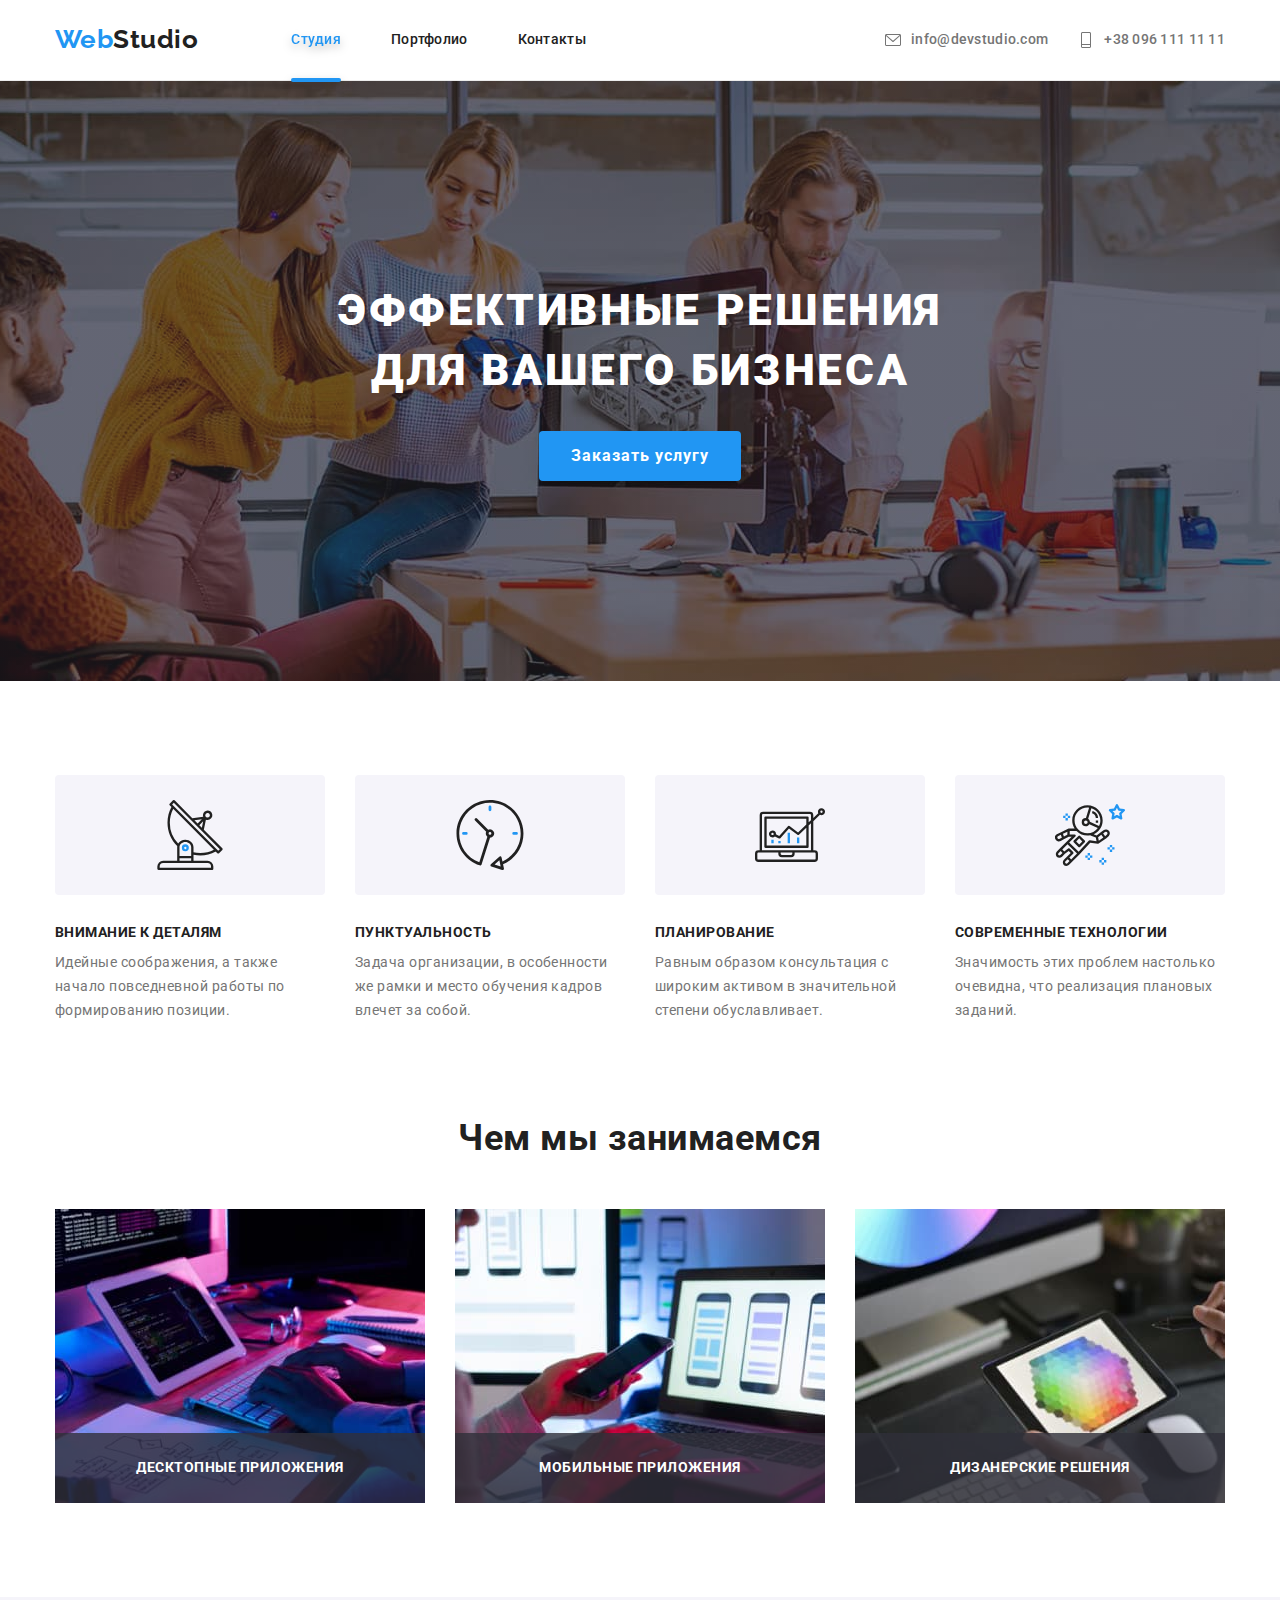
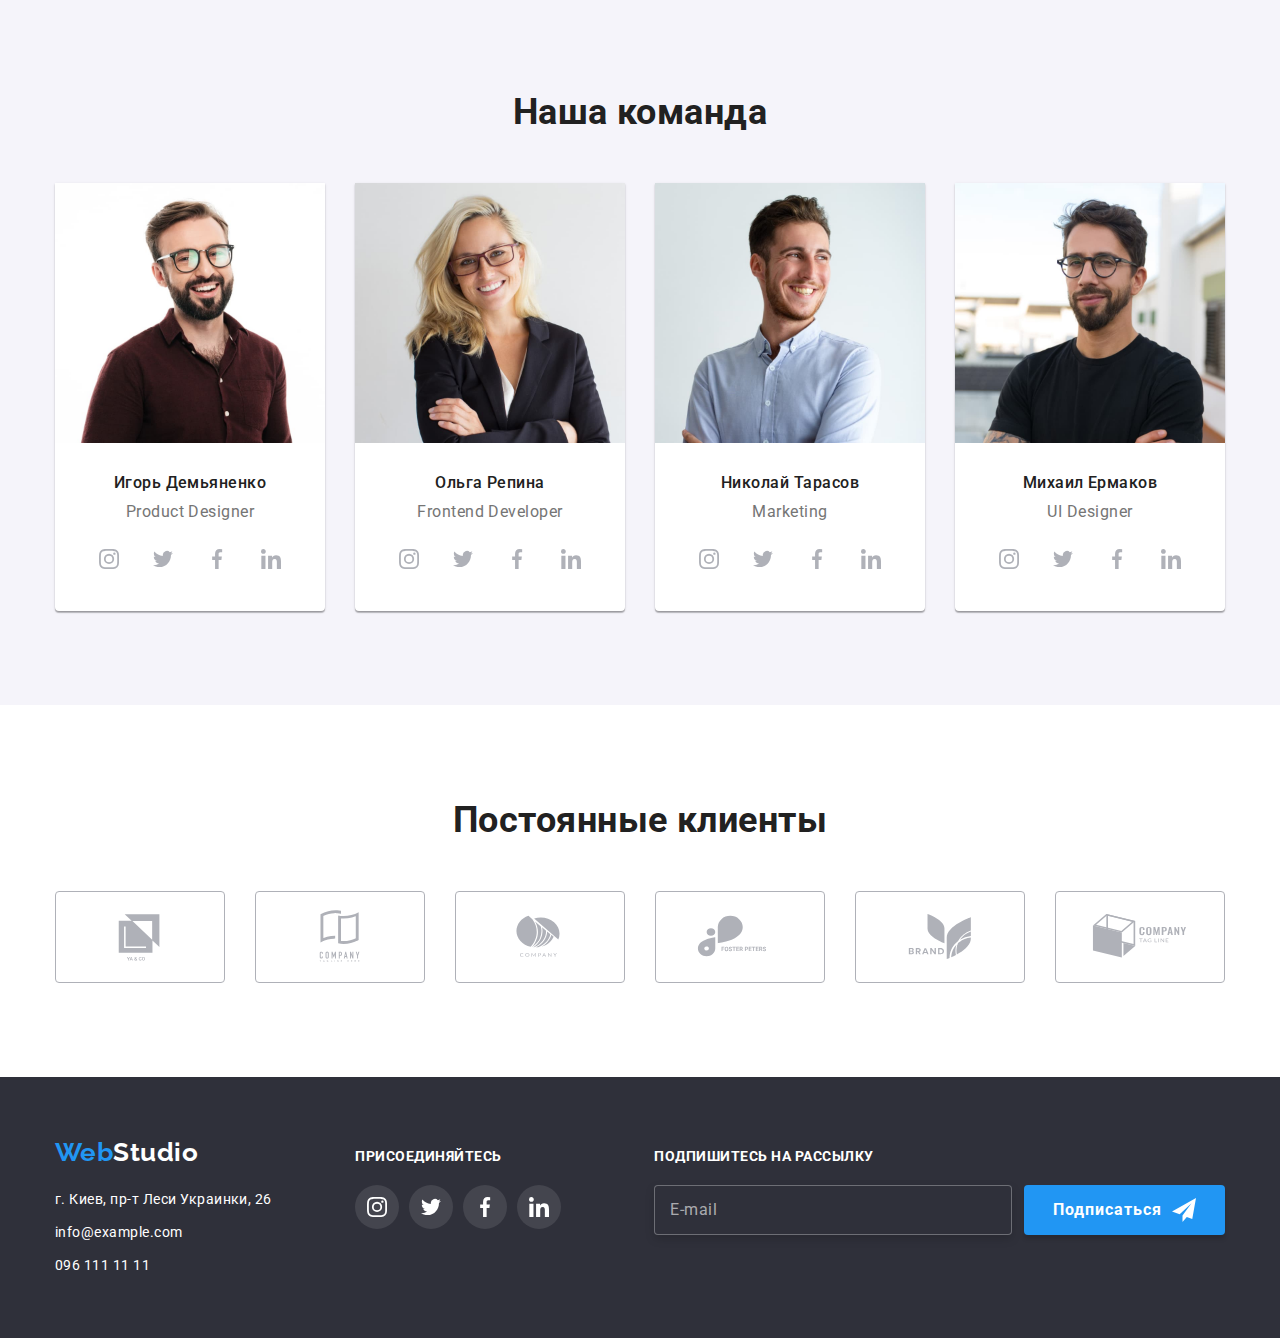
<file: index.html>
<!DOCTYPE html>
<html lang="ru">
  <head>
    <meta charset="UTF-8" />
    <meta http-equiv="X-UA-Compatible" content="IE=edge" />
    <meta name="viewport" content="width=device-width, initial-scale=1.0" />
    <title>Главная</title>
    <link href="https://fonts.googleapis.com/css2?family=Raleway:wght@700&family=Roboto:wght@400;500;700;900&display=swap"
      rel="stylesheet">
    <link rel="stylesheet" href="https://cdnjs.cloudflare.com/ajax/libs/modern-normalize/1.1.0/modern-normalize.min.css" />
    <link rel="stylesheet" href="./css/main.min.css" />
  </head>

  <body>
    <!-- Верхняя линия -->
    <header class="header">
      <div class="container main-nav">
      <a href="./" class="logo link">Web<span class="logo-studio">Studio</span></a>

      <nav >
        <ul class="main-nav-list list">
          <li class="main-nav-list-item"><a href="./" class="current link">Студия</a></li>
          <li class="main-nav-list-item"><a href="./portfolio.html" class="link">Портфолио</a></li>
          <li class="main-nav-list-item"><a href="" class="link">Контакты</a></li>
        </ul>
      </nav>

      <ul class="header-contacts list">
        <li class="header-contacts-item">
          <a href="mailto:info@devstudio.com" class="icon link">
            <svg width="16px" height="16px" class="icon-picture">
            <use href="./images/icons.svg#envelope">
            </use>
          </svg>
          info@devstudio.com
        </a>
        </li>
        <li class="header-contacts-item">
          <a href="tel:+380961111111" class="icon link">
            <svg width="16px" height="16px" class="icon-picture">
              <use href="./images/icons.svg#phone">
              </use>
            </svg>
            +38 096 111 11 11
          </a>
        </li>
      </ul>
      </div>
    </header>

    <main>
      <!--Шапка-->
      <section class="head">
        <div class="container">
        <h1 class="head-title">Эффективные решения для вашего бизнеса</h1>
        <button type="button" class="head-button" data-modal-open>Заказать услугу</button>
        </div>
      </section>

      

      <!--Особенности-->
      <section class="features section">
        <div class="container">
        <h2 class="visually-hidden">Особенности</h2>
        <ul class="features-list list">
          <li class="features-list-item">
            <div class="features-icon-background">
            <svg class="features-icon" width="70px" height="70px">
              <use href="./images/icons.svg#antenna"></use>
            </svg>
            </div>
            <h3 class="features-title">Внимание к деталям</h3>
            <p class="features-title-text">
              Идейные соображения, а также начало повседневной работы по
              формированию позиции.
            </p>
          </li>
          <li class="features-list-item">
            <div class="features-icon-background">
              <svg class="features-icon" width="70px" height="70px">
                <use href="./images/icons.svg#clock"></use>
              </svg>
            </div>
            <h3 class="features-title">Пунктуальность</h3>
            <p class="features-title-text">
              Задача организации, в особенности же рамки и место обучения кадров
              влечет за собой.
            </p>
          </li>
          <li class="features-list-item">
            <div class="features-icon-background">
              <svg class="features-icon" width="70px" height="70px">
                <use href="./images/icons.svg#diagram"></use>
              </svg>
            </div>
            <h3 class="features-title">Планирование</h3>
            <p class="features-title-text">
              Равным образом консультация с широким активом в значительной
              степени обуславливает.
            </p>
          </li>
          <li class="features-list-item">
            <div class="features-icon-background">
            <svg class="features-icon" width="70px" height="70px">
              <use href="./images/icons.svg#astronaut"></use>
            </svg>
          </div>
            <h3 class="features-title">Современные технологии</h3>
            <p class="features-title-text">
              Значимость этих проблем настолько очевидна, что реализация
              плановых заданий.
            </p>
          </li>
        </ul>
        </div>
      </section>

      <!--Чем мы занимаемся-->
      <section class="work section">
        <div class="container">
        <h2 class="work-title">Чем мы занимаемся</h2>
        <ul class="work-list list">
          <li class="work-list-item">
            <div class="thumb">
            <h3 class="work-list-text">Десктопные приложения</h3>
            <img src="./images/imga.jpg" alt="Структура сайта" width="370" />
            </div>
          </li>
          <li class="work-list-item">
            <div class="thumb">
            <h3 class="work-list-text">Мобильные приложения</h3>
            <img src="./images/imgb.jpg" alt="Мобильные приложения" width="370"/>
            </div>
          </li>
          <li class="work-list-item">
            <div class="thumb">
            <h3 class="work-list-text">Дизанерские решения</h3>
            <img src="./images/imgc.jpg" alt="Оформление" width="370" />
            </div>
          </li>
        </ul>
        </div>
      </section>

      <!--Наша команда-->
      <section class="team section">
        <div class="container">
        <h2 class="team-title">Наша команда</h2>
        <ul class="team-list list">
          <li class="team-list-item">
            <img src="images/photoa.jpg" alt="Photo 1" width="270" />
            <div class="team-list-item-bottom">
            <h3 class="team-title-name">Игорь Демьяненко</h3>
            <p lang="en" class="team-title-profession">Product Designer</p>
            <ul class="list-of-icons">
              <li class="list-of-icons-item list">
                <a class="icon-link link" href="">
            <svg class="team-list-item-bottom icon" width="20px" height="20px">
              <use href="./images/icons.svg#instagram"></use>
            </svg>
            </a>
            </li>
            <li class="list-of-icons-item list">
              <a href="" class="icon-link link">
              <svg class="team-list-item-bottom icon" width="20px" height="20px">
                <use href="./images/icons.svg#twitter"></use>
              </svg>
              </a>
            </li>
            <li class="list-of-icons-item list">
              <a href="" class="icon-link link">
              <svg class="team-list-item-bottom icon" width="20px" height="20px">
                <use href="./images/icons.svg#facebook"></use>
              </svg>
              </a>
            </li>
            <li class="list-of-icons-item list">
              <a href="" class="icon-link link">
              <svg class="team-list-item-bottom icon" width="20px" height="20px">
                <use href="./images/icons.svg#linkedin"></use>
              </svg>
              </a>
            </li>
            </ul>
          </div>
          </li>
          <li class="team-list-item">
            <img src="images/photob.jpg" alt="Photo 2" width="270" />
            <div class="team-list-item-bottom">
            <h3 class="team-title-name">Ольга Репина</h3>
            <p  lang="en" class="team-title-profession">Frontend Developer</p>
            <ul class="list-of-icons">
              <li class="list-of-icons-item list">
                <a class="icon-link link" href="">
                  <svg class="team-list-item-bottom icon" width="20px" height="20px">
                    <use href="./images/icons.svg#instagram"></use>
                  </svg>
                </a>
              </li>
              <li class="list-of-icons-item list">
                <a href="" class="icon-link link">
                  <svg class="team-list-item-bottom icon" width="20px" height="20px">
                    <use href="./images/icons.svg#twitter"></use>
                  </svg>
                </a>
              </li>
              <li class="list-of-icons-item list">
                <a href="" class="icon-link link">
                  <svg class="team-list-item-bottom icon" width="20px" height="20px">
                    <use href="./images/icons.svg#facebook"></use>
                  </svg>
                </a>
              </li>
              <li class="list-of-icons-item list">
                <a href="" class="icon-link link">
                  <svg class="team-list-item-bottom icon" width="20px" height="20px">
                    <use href="./images/icons.svg#linkedin"></use>
                  </svg>
                </a>
              </li>
            </ul>
            </div>
          </li>
          <li class="team-list-item">
            <img src="images/photoc.jpg" alt="Photo 3" width="270" />
            <div class="team-list-item-bottom">
            <h3 class="team-title-name">Николай Тарасов</h3>
            <p lang="en" class="team-title-profession">Marketing</p>
            <ul class="list-of-icons">
              <li class="list-of-icons-item list">
                <a class="icon-link link" href="">
                  <svg class="team-list-item-bottom icon" width="20px" height="20px">
                    <use href="./images/icons.svg#instagram"></use>
                  </svg>
                </a>
              </li>
              <li class="list-of-icons-item list">
                <a href="" class="icon-link link">
                  <svg class="team-list-item-bottom icon" width="20px" height="20px">
                    <use href="./images/icons.svg#twitter"></use>
                  </svg>
                </a>
              </li>
              <li class="list-of-icons-item list">
                <a href="" class="icon-link link">
                  <svg class="team-list-item-bottom icon" width="20px" height="20px">
                    <use href="./images/icons.svg#facebook"></use>
                  </svg>
                </a>
              </li>
              <li class="list-of-icons-item list">
                <a href="" class="icon-link link">
                  <svg class="team-list-item-bottom icon" width="20px" height="20px">
                    <use href="./images/icons.svg#linkedin"></use>
                  </svg>
                </a>
              </li>
            </ul>
            </div>
          </li>
          <li class="team-list-item">
            <img src="images/photod.jpg" alt="Photo 4" width="270" />
            <div class="team-list-item-bottom">
            <h3 class="team-title-name">Михаил Ермаков</h3>
            <p lang="en" class="team-title-profession">UI Designer</p>
            <ul class="list-of-icons">
              <li class="list-of-icons-item list">
                <a class="icon-link link" href="">
                  <svg class="team-list-item-bottom icon" width="20px" height="20px">
                    <use href="./images/icons.svg#instagram"></use>
                  </svg>
                </a>
              </li>
              <li class="list-of-icons-item list">
                <a href="" class="icon-link link">
                  <svg class="team-list-item-bottom icon" width="20px" height="20px">
                    <use href="./images/icons.svg#twitter"></use>
                  </svg>
                </a>
              </li>
              <li class="list-of-icons-item list">
                <a href="" class="icon-link link">
                  <svg class="team-list-item-bottom icon" width="20px" height="20px">
                    <use href="./images/icons.svg#facebook"></use>
                  </svg>
                </a>
              </li>
              <li class="list-of-icons-item list">
                <a href="" class="icon-link link">
                  <svg class="team-list-item-bottom icon" width="20px" height="20px">
                    <use href="./images/icons.svg#linkedin"></use>
                  </svg>
                </a>
              </li>
            </ul>
            </div>
          </li>
        </ul>
        </div>
      </section>

      <section class="section clients">
        <div class="container">
          <h2 class="clients-title">Постоянные клиенты</h2>
          <ul class="clients-list list">
            <li class="clients-list-item">
              <a href="" class="clients-box">
              <svg class="clients-icon" width="106px" height="60px">
                <use href="./images/icons.svg#Logo1"></use>
              </svg>
              </a>
            </li>
            <li class="clients-list-item">
              <a href="" class="clients-box">
              <svg class="clients-icon" width="106px" height="60px">
                <use href="./images/icons.svg#Logo2"></use>
              </svg>
              </a>
            </li>
            <li class="clients-list-item">
              <a href="" class="clients-box">
              <svg class="clients-icon" width="106px" height="60px">
                <use href="./images/icons.svg#Logo3"></use>
              </svg>
              </a>
            </li>
            <li class="clients-list-item">
              <a href="" class="clients-box">
              <svg class="clients-icon" width="106px" height="60px">
                <use href="./images/icons.svg#Logo4"></use>
              </svg>
              </a>
            </li>
            <li class="clients-list-item">
              <a href="" class="clients-box">
              <svg class="clients-icon" width="106px" height="60">
                <use href="./images/icons.svg#Logo5"></use>
              </svg>
              </a>
            </li>
            <li class="clients-list-item">
              <a href="" class="clients-box">
              <svg class="clients-icon" width="106px" height="60px">
                <use href="./images/icons.svg#Logo6"></use>
              </svg>
              </a>
            </li>
          </ul>
        </div>
      </section>
    </main>

    <!--Подвал-->
    <footer class="bottom">
      <div class="container container-bottom">
        <div class="bottom-left">
          <a href="./" class="bottom-link logo link">Web<span class="logo-studio-bottom">Studio</span></a>
          <address>
          <ul class="list">
            <li class="bottom-left-title">г. Киев, пр-т Леси Украинки, 26</li>
            <li class="bottom-left-contacts"><a href="mailto:info@example.com" class="link">info@example.com</a></li>
            <li class="bottom-left-contacts"><a href="tel:+380961111111" class="link">096 111 11 11</a></li>
          </ul>
          </address>
        </div>
      <div class="social-net">
        <p class="social-net-title">Присоединяйтесь</p>
        <ul class="social-net-list">
          <li class="social-net-list-item list">
            <a class="social-net-link link" href="">
              <svg width="20px" height="20px">
                <use href="./images/icons.svg#instagram"></use>
              </svg>
            </a>
          </li>
          <li class="social-net-list-item list">
            <a class="social-net-link link" href="">
              <svg width="20px" height="20px">
                <use href="./images/icons.svg#twitter"></use>
              </svg>
            </a>
          </li>
          <li class="social-net-list-item list">
            <a class="social-net-link link" href="">
              <svg width="20px" height="20px">
                <use href="./images/icons.svg#facebook"></use>
              </svg>
            </a>
          </li>
          <li class="social-net-list-item list">
            <a class="social-net-link link" href="">
              <svg width="20px" height="20px">
                <use href="./images/icons.svg#linkedin"></use>
              </svg>
            </a>
          </li>
        </ul>
      </div>
      <div>
        <p class="social-net-title">Подпишитесь на рассылку</p>
        <form class="bottom-form">
          <input type="email" name="email" id="email" class="bottom-form-input" placeholder=" "/>
          <label for="email" class="bottom-form-label">E-mail</label>
      
          <button type="submit" class="bottom-form-btn">Подписаться
            <svg class="bottom-form-btn-icon" width="24px" height="24px">
              <use href="./images/icons.svg#plane"></use>
            </svg>
          </button>
      
        </form>
      </div>
      </div>
    </footer>

    <!--модальное окно-->
    <div class="backdrop is-hidden " data-modal>
      <div class="modal">
        <p class="modal-title">Оставьте свои данные, мы вам перезвоним</p>
        <button type="button" class="close-btn" data-modal-close>
          <svg width="18px" height="18px">
            <use href="./images/icons.svg#close"></use>
          </svg>
        </button>
        <form class="modal-form" autocomplete="off">
          <label class="modal-form-field">
            <svg class="modal-icon" width="18px" height="18px">
              <use href="./images/icons.svg#person"></use>
            </svg>
            <input type="text" name="name" class="modal-input" placeholder=" "/>
            <span class="modal-label">Имя</span>
          </label>
          <label class="modal-form-field">
            <svg class="modal-icon" width="18px" height="18px">
              <use href="./images/icons.svg#handset"></use>
            </svg>
            <input type="tel" name="tel" class="modal-input" placeholder=" " />
            <span class="modal-label">Телефон</span>
          </label>
          <label class="modal-form-field">
            <svg class="modal-icon" width="18px" height="18px">
              <use href="./images/icons.svg#email"></use>
            </svg>
            <input type="email" name="email" class="modal-input" placeholder=" " />
            <span class="modal-label">Почта</span>
          </label>
          <label class="modal-form-field">
            <textarea name="comment" cols="7" class="modal-input area" placeholder="Введите текст"></textarea>
            <span class="modal-label-comment">Комментарий</span>
          </label>
          <label class="modal-form-field checkbox">
            <input type="checkbox" name="license" value="" class="checkbox-default"/>
            <svg class="checkbox-icon" width="16px" height="15px">
              <use href="./images/icons.svg#check"></use>
            </svg> 
            <span class="modal-label-license">Соглашаюсь с рассылкой и принимаю <a href="" class="conditions">Условия договора</a></span>
          </label>
            
            <button type="submit" class="modal-btn">Отправить</button>
        </form>
        
      </div>
    </div>

    <script src="./js/modal.js"></script>
  </body>
</html>
</file>
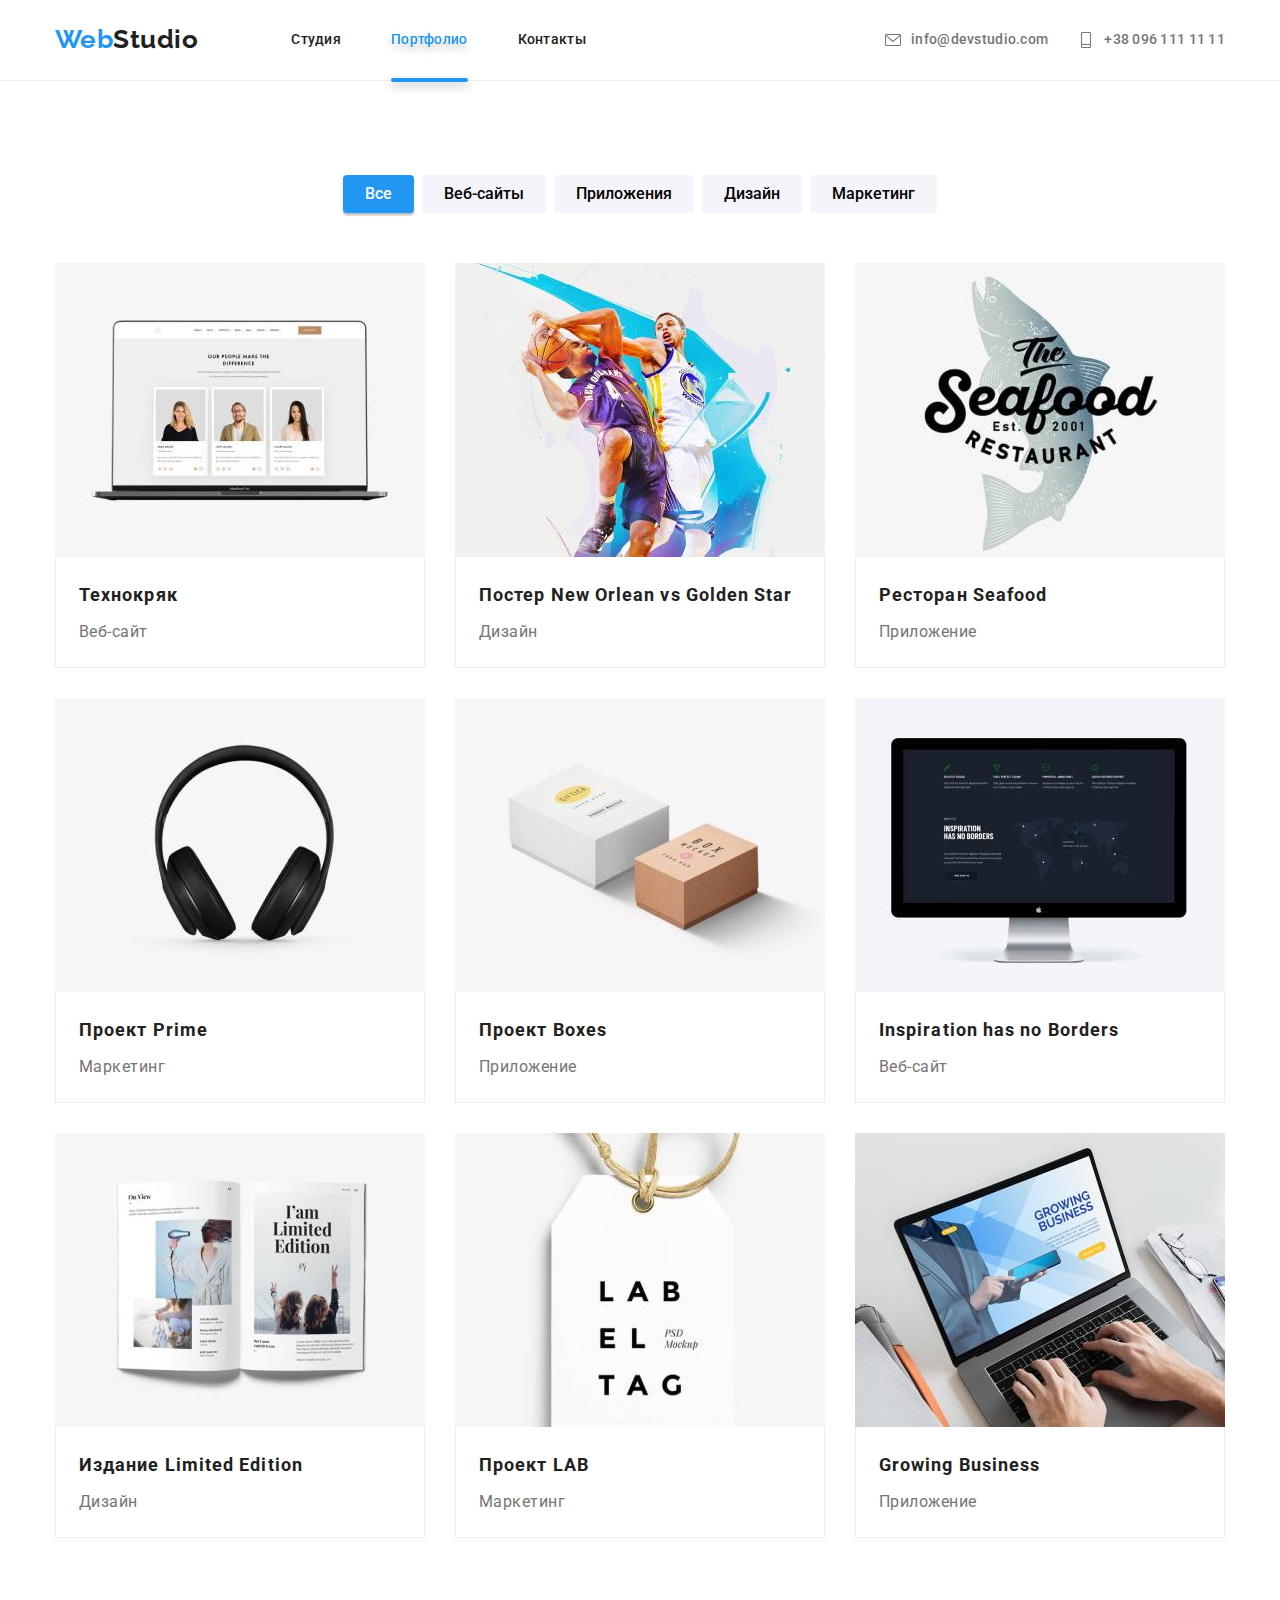
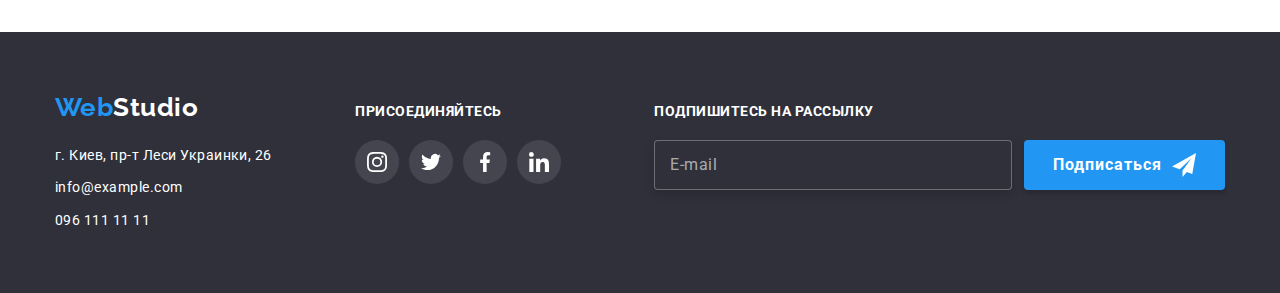
<file: portfolio.html>
<!DOCTYPE html>
<html lang="en">
<head>
    <meta charset="UTF-8">
    <meta http-equiv="X-UA-Compatible" content="IE=edge">
    <meta name="viewport" content="width=device-width, initial-scale=1.0">
    <title>Портфолио</title>
    
    <link href="https://fonts.googleapis.com/css2?family=Raleway:wght@700&family=Roboto:wght@400;500;700;900&display=swap"
        rel="stylesheet">
    <link rel="stylesheet" href="https://cdnjs.cloudflare.com/ajax/libs/modern-normalize/1.1.0/modern-normalize.min.css" />
    <link rel="stylesheet" href="./css/main.min.css"/>
</head>
<body>
    <!-- Верхняя линия -->
    <header class="header">
        <div class="container main-nav">
            <a href="./" class="logo link">Web<span class="logo-studio">Studio</span></a>
        <nav>
            <ul class="main-nav-list list">
                <li class="main-nav-list-item"><a href="./index.html" class="link">Студия</a></li>
                <li class="main-nav-list-item"><a href="./portfolio.html" class="current link">Портфолио</a></li>
                <li class="main-nav-list-item"><a href="" class="link">Контакты</a></li>
            </ul>
        </nav>
    
        <ul class="header-contacts list">
            <li class="header-contacts-item">
                <a href="mailto:info@devstudio.com" class="icon link">
                    <svg width="16px" height="16px" class="icon-picture">
                        <use href="./images/icons.svg#envelope">
                        </use>
                    </svg>
                    info@devstudio.com
                </a>
            </li>
            <li class="header-contacts-item">
                <a href="tel:+380961111111" class="icon link">
                    <svg width="16px" height="16px" class="icon-picture">
                        <use href="./images/icons.svg#phone">
                        </use>
                    </svg>
                    +38 096 111 11 11
                </a>
            </li>
        </ul>
    </div>
        
    </header>

    <main>
        <section class="section">
            <div class="container">
            <h1 class="visually-hidden">Портфолио</h1>
        <!--Фильтр-->
            <ul class="filter list">
                <li class="filter-item"><button type="button" class="filter-btn btn-active">Все</button></li>
                <li class="filter-item"><button type="button" class="filter-btn">Веб-сайты</button></li>
                <li class="filter-item"><button type="button" class="filter-btn">Приложения</button></li>
                <li class="filter-item"><button type="button" class="filter-btn">Дизайн</button></li>
                <li class="filter-item"><button type="button" class="filter-btn">Маркетинг</button></li>
            </ul>

            <!--Список проектов-->
            <ul class="projects list">
                <li class="projects-card">
                    <a href="" class="projects-link link">
                        <div class="projects-picture">
                            <div class="overlay">
                                <p class="overlay-text">Технокряк это современная площадка распространения коронавируса. Компании используют эту
                                    платформу для цифрового
                                    шпионажа и атак на защищённые сервера конкурентов.</p>
                            </div>
                    <img src="./images/img1.jpg" alt="ноутбук с изображениями" width="370">
                            </div>
                    <div class="projects-card-bottom">
                    <h2 class="projects-card-bottom-title">Технокряк</h2>
                    <p class="projects-card-bottom-unit">Веб-сайт</p>
                    </div>
                    </a>     
                </li>
                <li class="projects-card">
                    <a href="" class="projects-link link">
                        <div class="projects-picture">
                            <div class="overlay">
                                <p class="overlay-text">Технокряк это современная площадка распространения коронавируса. Компании используют эту
                                    платформу для цифрового
                                    шпионажа и атак на защищённые сервера конкурентов.</p>
                            </div>
                    <img src="./images/img2.jpg" alt="баскетболисты" width="370">
                    </div>
                    <div class="projects-card-bottom">
                    <h2 class="projects-card-bottom-title">Постер <span lang="en">New Orlean vs Golden Star</span></h2>
                    <p class="projects-card-bottom-unit">Дизайн</p>
                    </div>
                    </a>
                </li>
                <li class="projects-card">
                    <a href="" class="projects-link link">
                        <div class="projects-picture">
                            <div class="overlay">
                                <p class="overlay-text">Технокряк это современная площадка распространения коронавируса. Компании используют эту
                                    платформу для цифрового
                                    шпионажа и атак на защищённые сервера конкурентов.</p>
                            </div>
                    <img src="./images/img3.jpg" alt="рыба с надписью" width="370">
                    </div>
                    <div class="projects-card-bottom">
                    <h2 class="projects-card-bottom-title">Ресторан <span lang="en">Seafood</span></h2>
                    <p class="projects-card-bottom-unit">Приложение</p>
                    </div>
                    </a>
                </li>
                <li class="projects-card">
                    <a href="" class="projects-link link">
                        <div class="projects-picture">
                            <div class="overlay">
                                <p class="overlay-text">Технокряк это современная площадка распространения коронавируса. Компании используют эту
                                    платформу для цифрового
                                    шпионажа и атак на защищённые сервера конкурентов.</p>
                            </div>
                    <img src="./images/img4.jpg" alt="наушники" width="370">
                    </div>
                    <div class="projects-card-bottom">
                    <h2 class="projects-card-bottom-title">Проект <span lang="en">Prime</span></h2>
                    <p class="projects-card-bottom-unit">Маркетинг</p>
                    </div>
                    </a>
                </li>
                <li class="projects-card">
                    <a href="" class="projects-link link">
                        <div class="projects-picture">
                            <div class="overlay">
                                <p class="overlay-text">Технокряк это современная площадка распространения коронавируса. Компании используют эту
                                    платформу для цифрового
                                    шпионажа и атак на защищённые сервера конкурентов.</p>
                            </div>
                    <img src="./images/img5.jpg" alt="коробки" width="370">
                    </div>
                    <div class="projects-card-bottom">
                    <h2 class="projects-card-bottom-title">Проект <span lang="en">Boxes</span></h2>
                    <p class="projects-card-bottom-unit">Приложение</p>
                    </div>
                    </a>
                </li>
                <li class="projects-card">
                    <a href="" class="projects-link link">
                        <div class="projects-picture">
                            <div class="overlay">
                                <p class="overlay-text">Технокряк это современная площадка распространения коронавируса. Компании используют эту
                                    платформу для цифрового
                                    шпионажа и атак на защищённые сервера конкурентов.</p>
                            </div>
                    <img src="./images/img6.jpg" alt="монитор" width="370">
                    </div>
                    <div class="projects-card-bottom">
                    <h2 lang="en" class="projects-card-bottom-title">Inspiration has no Borders</h2>
                    <p class="projects-card-bottom-unit">Веб-сайт</p>
                    </div>
                    </a>
                </li>
                <li class="projects-card">
                    <a href="" class="projects-link link">
                        <div class="projects-picture">
                            <div class="overlay">
                                <p class="overlay-text">Технокряк это современная площадка распространения коронавируса. Компании используют эту
                                    платформу для цифрового
                                    шпионажа и атак на защищённые сервера конкурентов.</p>
                            </div>
                    <img src="./images/img7.jpg" alt="книга" width="370">
                    </div>
                    <div class="projects-card-bottom">
                    <h2 class="projects-card-bottom-title">Издание <span lang="en">Limited Edition</span></h2>
                    <p class="projects-card-bottom-unit">Дизайн</p>
                    </div>
                    </a>
                </li>
                <li class="projects-card">
                    <a href="" class="projects-link link">
                        <div class="projects-picture">
                            <div class="overlay">
                                <p class="overlay-text">Технокряк это современная площадка распространения коронавируса. Компании используют эту
                                    платформу для цифрового
                                    шпионажа и атак на защищённые сервера конкурентов.</p>
                            </div>
                    <img src="./images/img8.jpg" alt="брелок" width="370">
                    </div>
                    <div class="projects-card-bottom">
                    <h2 class="projects-card-bottom-title">Проект <span lang="en">LAB</span></h2>
                    <p class="projects-card-bottom-unit">Маркетинг</p>
                    </div>
                    </a>
                </li>
                <li class="projects-card">
                    <a href="" class="projects-link link">
                        <div class="projects-picture">
                            <div class="overlay">
                                <p class="overlay-text">Технокряк это современная площадка распространения коронавируса. Компании используют эту
                                    платформу для цифрового
                                    шпионажа и атак на защищённые сервера конкурентов.</p>
                            </div>
                    <img src="./images/img9.jpg" alt="ноутбук в работе" width="370">
                    </div>
                    <div class="projects-card-bottom">
                    <h2 lang="en" class="projects-card-bottom-title">Growing Business</h2>
                    <p class="projects-card-bottom-unit">Приложение</p>
                    </div>
                    </a>
                </li>
            </ul>
            </div>
        </section>
    </main>

    <!--Подвал-->
    <footer class="bottom">
        <div class="container container-bottom">
            <div class="bottom-left">
                <a href="./" class="bottom-link logo link">Web<span class="logo-studio-bottom">Studio</span></a>
                <address>
                    <ul class="list">
                        <li class="bottom-left-title">г. Киев, пр-т Леси Украинки, 26</li>
                        <li class="bottom-left-contacts"><a href="mailto:info@example.com" class="link">info@example.com</a></li>
                        <li class="bottom-left-contacts"><a href="tel:+380961111111" class="link">096 111 11 11</a></li>
                    </ul>
                </address>
            </div>
            <div class="social-net">
                <p class="social-net-title">Присоединяйтесь</p>
                <ul class="social-net-list">
                    <li class="social-net-list-item list">
                        <a class="social-net-link link" href="">
                            <svg width="20px" height="20px">
                                <use href="./images/icons.svg#instagram"></use>
                            </svg>
                        </a>
                    </li>
                    <li class="social-net-list-item list">
                        <a class="social-net-link link" href="">
                            <svg width="20px" height="20px">
                                <use href="./images/icons.svg#twitter"></use>
                            </svg>
                        </a>
                    </li>
                    <li class="social-net-list-item list">
                        <a class="social-net-link link" href="">
                            <svg width="20px" height="20px">
                                <use href="./images/icons.svg#facebook"></use>
                            </svg>
                        </a>
                    </li>
                    <li class="social-net-list-item list">
                        <a class="social-net-link link" href="">
                            <svg width="20px" height="20px">
                                <use href="./images/icons.svg#linkedin"></use>
                            </svg>
                        </a>
                    </li>
                </ul>
            </div>
            <div>
                <p class="social-net-title">Подпишитесь на рассылку</p>
                <form class="bottom-form">
                    <input type="email" name="email" id="email" class="bottom-form-input" placeholder=" " />
                    <label for="email" class="bottom-form-label">E-mail</label>
            
                    <button type="submit" class="bottom-form-btn">Подписаться
                        <svg class="bottom-form-btn-icon" width="24px" height="24px">
                            <use href="./images/icons.svg#plane"></use>
                        </svg>
                    </button>
            
                </form>
            </div>
        </div>
    </footer>
</body>
</html>
</file>
<file: css/main.min.css>
.list{list-style:none;padding:0;margin:0}.link{text-decoration:none;font-style:normal}img{display:block;max-width:100%;height:auto}.container{-webkit-box-align:center;-ms-flex-align:center;align-items:center;margin-left:auto;margin-right:auto;width:1200px;padding-left:15px;padding-right:15px}.section{padding-top:94px;padding-bottom:94px}.visually-hidden{position:absolute;width:1px;height:1px;margin:-1px;border:0;padding:0;white-space:nowrap;-webkit-clip-path:inset(100%);clip-path:inset(100%);clip:rect(0 0 0 0);overflow:hidden}.features-title,.work-title,.team-title,.team-title-name{color:#212121}.logo.link,.logo-studio,.logo-studio-bottom{font-family:Raleway, sans-serif;font-weight:700;font-size:26px;line-height:1.2}.logo.link{color:#2196f3}.logo-studio{color:#212121}.logo-studio-bottom{color:#fff}body{background-color:#fff;color:#212121;font-family:Roboto,sans-serif;letter-spacing:.03em}.header{position:fixed;top:0;left:50%;-webkit-transform:translate(-50%, 0);transform:translate(-50%, 0);width:100%;background-color:#fff;border-bottom:1px solid #ececec;z-index:1}.main-nav{display:-webkit-box;display:-ms-flexbox;display:flex}.main-nav .link{padding-top:24px;padding-bottom:25px}.main-nav-list{display:-webkit-box;display:-ms-flexbox;display:flex;margin-left:93px}.main-nav-list .main-nav-list-item:not(:last-child){margin-right:50px}.main-nav-list .link:hover,.main-nav-list .link:focus{color:#2196f3}.main-nav-list .link{display:block;padding-top:32px;padding-bottom:32px;color:#212121;font-family:Roboto,sans-serif;font-weight:500;font-size:14px;line-height:1.14;letter-spacing:0.02em;-webkit-transition:color 250ms cubic-bezier(0.4, 0, 0.2, 1);transition:color 250ms cubic-bezier(0.4, 0, 0.2, 1)}.bottom-left-contacts .link:hover,.bottom-left-contacts .link:focus{color:#2196f3}.current.link{-webkit-filter:drop-shadow(0px 4px 4px rgba(0,0,0,0.25));filter:drop-shadow(0px 4px 4px rgba(0,0,0,0.25));color:#2196f3}.current.link.link::after{position:absolute;content:"";width:100%;height:4px;bottom:-2px;left:0;background:#2196f3;border-radius:2px}.header-contacts,.header-contacts .header-contacts-item{display:-webkit-box;display:-ms-flexbox;display:flex;margin-left:auto;-webkit-box-align:center;-ms-flex-align:center;align-items:center;color:#757575;vertical-align:middle}.header-contacts .header-contacts-item+.header-contacts-item{margin-left:30px}.icon.link{display:-webkit-box;display:-ms-flexbox;display:flex;fill:currentColor;-webkit-box-align:center;-ms-flex-align:center;align-items:center;-webkit-transition:color 250ms cubic-bezier(0.4, 0, 0.2, 1);transition:color 250ms cubic-bezier(0.4, 0, 0.2, 1)}.header-contacts-item .link:hover,.header-contacts-item .link:focus{color:#2196f3}.icon-picture{margin-right:10px}.header-contacts .link{padding-top:32px;padding-bottom:32px;color:#757575;font-family:Roboto,sans-serif;font-weight:500;font-size:14px;line-height:1.14;letter-spacing:0.02em}main{margin-top:81px}.head{padding-top:200px;padding-bottom:200px;text-align:center;margin-left:auto;margin-right:auto;background-image:-webkit-gradient(linear, left top, right top, from(rgba(47,48,58,0.4)), to(rgba(47,48,58,0.4))),url(../images/background.jpg);background-image:linear-gradient(to right, rgba(47,48,58,0.4), rgba(47,48,58,0.4)),url(../images/background.jpg);background-size:cover;background-position:center;background-repeat:no-repeat;min-height:600px;max-width:1600px}.head-title{width:696px;margin-left:auto;margin-right:auto;margin-top:0;margin-bottom:30px;color:#fff;font-weight:900;font-size:44px;line-height:1.36;letter-spacing:0.06em;text-transform:uppercase}.head-button{padding:10px 32px;background-color:#2196f3;color:#fff;font-family:inherit;cursor:pointer;font-weight:700;font-size:16px;line-height:1.87;display:inline-block;-webkit-box-align:center;-ms-flex-align:center;align-items:center;letter-spacing:0.06em;border-radius:4px;border-style:none;-webkit-box-shadow:0px 4px 4px rgba(0,0,0,0.15);box-shadow:0px 4px 4px rgba(0,0,0,0.15);-webkit-transition:background-color 250ms cubic-bezier(0.4, 0, 0.2, 1);transition:background-color 250ms cubic-bezier(0.4, 0, 0.2, 1)}.head-button:hover,.head-button:focus{background-color:#188ce8}.features-list{display:-webkit-box;display:-ms-flexbox;display:flex;-ms-flex-wrap:wrap;flex-wrap:wrap}.features-list .features-list-item{width:calc((100% - 90px) / 4);margin-right:30px;margin-bottom:30px}.features-list .features-list-item:nth-child(4n){margin-right:0}.features-list .features-list-item:nth-last-child(-n+4){margin-bottom:0}.features-icon-background{display:-webkit-box;display:-ms-flexbox;display:flex;-webkit-box-pack:center;-ms-flex-pack:center;justify-content:center;-webkit-box-align:center;-ms-flex-align:center;align-items:center;margin-bottom:30px;height:120px;width:270px;background-color:#f5f4fa;border-radius:4px}.features-title{margin-top:0;margin-bottom:10px;font-weight:700;font-size:14px;line-height:1.14;text-transform:uppercase}.features-title-text{margin-top:0;margin-bottom:0;color:#757575;font-size:14px;line-height:1.71}.work.section{padding-top:0}.work-title,.team-title,.clients-title{text-align:center;margin-bottom:50px;margin-top:0;font-weight:700;font-size:36px;line-height:1.17}.work-list{display:-webkit-box;display:-ms-flexbox;display:flex;-ms-flex-wrap:wrap;flex-wrap:wrap}.work-list .work-list-item{width:370px;margin-right:30px;margin-bottom:30px}.work-list .work-list-item:nth-child(3n){margin-right:0}.work-list .work-list-item:nth-last-child(-n+3){margin-bottom:0}.thumb{position:relative}.work-list-text{position:absolute;bottom:0;left:0;display:-webkit-box;display:-ms-flexbox;display:flex;-webkit-box-pack:center;-ms-flex-pack:center;justify-content:center;-webkit-box-align:center;-ms-flex-align:center;align-items:center;height:70px;margin:0;width:100%;font-weight:700;font-size:14px;line-height:1.14;text-align:center;text-transform:uppercase;color:#fff;background:rgba(47,48,58,0.8)}.team{background-color:#f5f4fa}.team-title{margin-bottom:50px}.clients-list,.team-list{display:-webkit-box;display:-ms-flexbox;display:flex;-ms-flex-wrap:wrap;flex-wrap:wrap}.team-list-item{text-align:center;width:270px;margin-right:30px;margin-bottom:30px;background-color:#fff;-webkit-box-shadow:0px 1px 3px rgba(0,0,0,0.12),0px 1px 1px rgba(0,0,0,0.14),0px 2px 1px rgba(0,0,0,0.2);box-shadow:0px 1px 3px rgba(0,0,0,0.12),0px 1px 1px rgba(0,0,0,0.14),0px 2px 1px rgba(0,0,0,0.2);border-radius:0px 0px 4px 4px}.team-list-item:nth-child(4n){margin-right:0}.team-list-item:nth-last-child(-n+4){margin-bottom:0}.team-list-item-bottom{padding-top:30px;padding-right:32px;padding-bottom:30px;padding-left:32px}.team-title-name{margin-top:0;margin-bottom:10px;font-weight:500;font-size:16px;line-height:1.19}.team-title-profession{margin-top:0;margin-bottom:16px;color:#757575;font-size:16px;line-height:1.19}.list-of-icons{display:-webkit-box;display:-ms-flexbox;display:flex;-webkit-box-align:center;-ms-flex-align:center;align-items:center;margin-left:auto;margin-right:auto;padding-left:0}.list-of-icons-item .link{display:-webkit-box;display:-ms-flexbox;display:flex;-webkit-box-pack:center;-ms-flex-pack:center;justify-content:center;-webkit-box-align:center;-ms-flex-align:center;align-items:center;-ms-flex-preferred-size:calc((100% - 102px) / 4);flex-basis:calc((100% - 102px) / 4);width:44px;height:44px;color:#afb1b8;fill:currentColor;border-radius:50%;-webkit-transition:color 250ms cubic-bezier(0.4, 0, 0.2, 1),background-color 250ms cubic-bezier(0.4, 0, 0.2, 1);transition:color 250ms cubic-bezier(0.4, 0, 0.2, 1),background-color 250ms cubic-bezier(0.4, 0, 0.2, 1)}.list-of-icons-item .link:hover,.list-of-icons-item .link:focus{background-color:#2196f3;color:#fff}.list-of-icons-item:not(:last-child){margin-right:10px}.team-list-item-bottom.icon{padding:0}.clients-list{display:-webkit-box;display:-ms-flexbox;display:flex;-ms-flex-wrap:wrap;flex-wrap:wrap}.clients-list-item{width:calc((100% - 150px) / 6);margin-right:30px;margin-bottom:30px}.clients-list-item:nth-child(6n){margin-right:0}.clients-list-item:nth-last-child(-n+6){margin-bottom:0}.clients-box{display:-webkit-box;display:-ms-flexbox;display:flex;-webkit-box-pack:center;-ms-flex-pack:center;justify-content:center;-webkit-box-align:center;-ms-flex-align:center;align-items:center;height:92px;width:170px;border:1px solid #afb1b8;border-radius:4px;color:#afb1b8;-webkit-transition:color 250ms cubic-bezier(0.4, 0, 0.2, 1),border-color 250ms cubic-bezier(0.4, 0, 0.2, 1);transition:color 250ms cubic-bezier(0.4, 0, 0.2, 1),border-color 250ms cubic-bezier(0.4, 0, 0.2, 1)}.clients-box:hover,.clients-box:focus{border-color:#2196f3;color:#2196f3}.clients-icon{fill:currentColor}.bottom{padding-top:60px;padding-bottom:60px;background-color:#2f303a}.bottom-link{display:inline-block;margin-bottom:20px}.container-bottom{display:-webkit-box;display:-ms-flexbox;display:flex;-webkit-box-align:baseline;-ms-flex-align:baseline;align-items:baseline}.bottom-left{width:231px;margin-right:70px}.bottom-left-title{margin-bottom:9px;color:#fff;font-style:normal;font-size:14px;line-height:1.71}.bottom-left-contacts{margin-bottom:9px}.bottom-left-contacts:last-child{margin-bottom:0}.bottom-left-contacts .link{color:#fff;font-size:14px;line-height:1.71;-webkit-transition:color 250ms cubic-bezier(0.4, 0, 0.2, 1);transition:color 250ms cubic-bezier(0.4, 0, 0.2, 1)}.social-net{margin-right:93px}.social-net-title{margin-top:0;margin-bottom:20px;font-weight:700;font-size:14px;line-height:1.14;text-transform:uppercase;color:#fff}.social-net-list{display:-webkit-box;display:-ms-flexbox;display:flex;-webkit-box-align:center;-ms-flex-align:center;align-items:center;margin:0;padding-left:0}.social-net-link{display:-webkit-box;display:-ms-flexbox;display:flex;-webkit-box-pack:center;-ms-flex-pack:center;justify-content:center;-webkit-box-align:center;-ms-flex-align:center;align-items:center;-ms-flex-preferred-size:calc((100% - 102px) / 4);flex-basis:calc((100% - 102px) / 4);width:44px;height:44px;color:#fff;background-color:rgba(255,255,255,0.1);border-radius:50%;fill:currentColor;-webkit-transition:background-color 250ms cubic-bezier(0.4, 0, 0.2, 1);transition:background-color 250ms cubic-bezier(0.4, 0, 0.2, 1)}.social-net-link:hover,.social-net-link:focus{background-color:#2196f3}.social-net-list-item:not(:last-child){margin-right:10px}.bottom-form{position:relative;display:-webkit-box;display:-ms-flexbox;display:flex}.bottom-form-label{position:absolute;left:16px;top:15px;font-weight:400;font-size:16px;line-height:1.25;display:-webkit-box;display:-ms-flexbox;display:flex;-webkit-box-align:center;-ms-flex-align:center;align-items:center;color:rgba(255,255,255,0.6);-webkit-transition:-webkit-transform 250ms cubic-bezier(0.4, 0, 0.2, 1);transition:-webkit-transform 250ms cubic-bezier(0.4, 0, 0.2, 1);transition:transform 250ms cubic-bezier(0.4, 0, 0.2, 1);transition:transform 250ms cubic-bezier(0.4, 0, 0.2, 1), -webkit-transform 250ms cubic-bezier(0.4, 0, 0.2, 1)}.bottom-form-input{height:50px;width:358px;padding-left:16px;color:#fff;background-color:#2f303a;border:1px solid rgba(255,255,255,0.3);-webkit-filter:drop-shadow(0px 4px 4px rgba(0,0,0,0.15));filter:drop-shadow(0px 4px 4px rgba(0,0,0,0.15));border-radius:4px}.bottom-form-input:focus+.bottom-form-label,.bottom-form-input:not(:placeholder-shown)+.bottom-form-label{-webkit-transform:translateX(-75px);transform:translateX(-75px)}.bottom-form-btn{margin-left:12px;padding:10px 29px;font-weight:700;font-size:16px;line-height:1.87;display:-webkit-box;display:-ms-flexbox;display:flex;-webkit-box-align:center;-ms-flex-align:center;align-items:center;text-align:center;letter-spacing:0.06em;cursor:pointer;color:#fff;background:#2196f3;-webkit-box-shadow:0px 4px 4px rgba(0,0,0,0.15);box-shadow:0px 4px 4px rgba(0,0,0,0.15);border-radius:4px;border-style:none}.bottom-form-btn-icon{margin-left:10px}.backdrop{position:fixed;top:0;left:0;width:100%;height:100%;background-color:rgba(0,0,0,0.2);opacity:1;-webkit-transition:opacity 250ms cubic-bezier(0.4, 0, 0.2, 1);transition:opacity 250ms cubic-bezier(0.4, 0, 0.2, 1);z-index:2}.backdrop.is-hidden{opacity:0;pointer-events:none}.backdrop.is-hidden .modal{-webkit-transform:translate(-50%, -50%) scale(1);transform:translate(-50%, -50%) scale(1)}.modal{position:absolute;top:50%;left:50%;-webkit-transform:translate(-50%, -50%) scale(1);transform:translate(-50%, -50%) scale(1);-webkit-transition:-webkit-transform 250ms cubic-bezier(0.4, 0, 0.2, 1);transition:-webkit-transform 250ms cubic-bezier(0.4, 0, 0.2, 1);transition:transform 250ms cubic-bezier(0.4, 0, 0.2, 1);transition:transform 250ms cubic-bezier(0.4, 0, 0.2, 1), -webkit-transform 250ms cubic-bezier(0.4, 0, 0.2, 1);width:528px;height:581px;display:-webkit-box;display:-ms-flexbox;display:flex;-webkit-box-orient:vertical;-webkit-box-direction:normal;-ms-flex-direction:column;flex-direction:column;-webkit-box-align:center;-ms-flex-align:center;align-items:center;padding-top:40px;background:#fff;-webkit-box-shadow:0px 1px 3px rgba(0,0,0,0.12),0px 1px 1px rgba(0,0,0,0.14),0px 2px 1px rgba(0,0,0,0.2);box-shadow:0px 1px 3px rgba(0,0,0,0.12),0px 1px 1px rgba(0,0,0,0.14),0px 2px 1px rgba(0,0,0,0.2);border-radius:4px}.modal-title{margin-top:0px;margin-bottom:30px;width:483px;font-weight:700;font-size:20px;line-height:1.15;text-align:center;color:#212121}.close-btn{position:absolute;top:8px;right:8px;display:-webkit-box;display:-ms-flexbox;display:flex;-webkit-box-pack:center;-ms-flex-pack:center;justify-content:center;-webkit-box-align:center;-ms-flex-align:center;align-items:center;padding:0;width:30px;height:30px;border-radius:50%;cursor:pointer;fill:#212121;background:#fff;border:1px solid rgba(0,0,0,0.1);-webkit-transition:fill 250ms cubic-bezier(0.4, 0, 0.2, 1);transition:fill 250ms cubic-bezier(0.4, 0, 0.2, 1)}.close-btn:hover,.close-btn:focus{fill:#2196f3}.modal-form{position:relative;width:448px;text-align:center}.modal-form-field{position:relative;display:block;margin-bottom:28px}.modal-form-field:nth-child(4){margin-bottom:20px}.modal-form-field.checkbox{display:-webkit-box;display:-ms-flexbox;display:flex;-webkit-box-align:center;-ms-flex-align:center;align-items:center;-webkit-box-pack:center;-ms-flex-pack:center;justify-content:center;margin-bottom:30px}::-webkit-input-placeholder{color:rgba(117,117,117,0.5)}:-moz-placeholder{color:rgba(117,117,117,0.5)}::-moz-placeholder{color:rgba(117,117,117,0.5)}:-ms-input-placeholder{color:rgba(117,117,117,0.5)}.modal-label{position:absolute;top:50%;left:42px;-webkit-transform:translateY(-50%);transform:translateY(-50%);font-weight:400;font-size:12px;line-height:1.17;letter-spacing:0.01em;color:#757575;-webkit-transition:-webkit-transform 250ms cubic-bezier(0.4, 0, 0.2, 1);transition:-webkit-transform 250ms cubic-bezier(0.4, 0, 0.2, 1);transition:transform 250ms cubic-bezier(0.4, 0, 0.2, 1);transition:transform 250ms cubic-bezier(0.4, 0, 0.2, 1), -webkit-transform 250ms cubic-bezier(0.4, 0, 0.2, 1)}.modal-label-comment{position:absolute;top:-10px;left:0;-webkit-transform:translateY(-50%);transform:translateY(-50%);font-weight:400;font-size:12px;line-height:1.17;letter-spacing:0.01em;color:#757575;-webkit-transition:-webkit-transform 250ms cubic-bezier(0.4, 0, 0.2, 1);transition:-webkit-transform 250ms cubic-bezier(0.4, 0, 0.2, 1);transition:transform 250ms cubic-bezier(0.4, 0, 0.2, 1);transition:transform 250ms cubic-bezier(0.4, 0, 0.2, 1), -webkit-transform 250ms cubic-bezier(0.4, 0, 0.2, 1)}.modal-label-license{font-weight:400;font-size:14px;line-height:1.71;color:#757575;-webkit-transition:-webkit-transform 250ms cubic-bezier(0.4, 0, 0.2, 1);transition:-webkit-transform 250ms cubic-bezier(0.4, 0, 0.2, 1);transition:transform 250ms cubic-bezier(0.4, 0, 0.2, 1);transition:transform 250ms cubic-bezier(0.4, 0, 0.2, 1), -webkit-transform 250ms cubic-bezier(0.4, 0, 0.2, 1)}.conditions{color:#2196f3}.modal-input{width:100%;height:40px;padding-left:42px;font-weight:400;font-size:18px;line-height:1.17;letter-spacing:0.01em;color:#212121;border:1px solid rgba(33,33,33,0.2);border-radius:4px;-webkit-transition:border-color 250ms cubic-bezier(0.4, 0, 0.2, 1),outline-color 250ms cubic-bezier(0.4, 0, 0.2, 1);transition:border-color 250ms cubic-bezier(0.4, 0, 0.2, 1),outline-color 250ms cubic-bezier(0.4, 0, 0.2, 1)}.modal-input.area{resize:none;height:120px;padding:12px 16px}.modal-icon{position:absolute;top:50%;left:12px;-webkit-transform:translateY(-50%);transform:translateY(-50%);fill:currentColor;-webkit-transition:color 250ms cubic-bezier(0.4, 0, 0.2, 1);transition:color 250ms cubic-bezier(0.4, 0, 0.2, 1)}.modal-form-field:hover .modal-icon,.modal-form-field:focus-within>.modal-icon{color:#2196f3}.modal-form-field:hover .modal-input,.modal-form-field:focus-within>.modal-input{border:1px solid #2196f3;outline:1px solid #2196f3}.modal-form-field:focus-within>.modal-label{-webkit-transform:translate(-42px, -39px);transform:translate(-42px, -39px)}.modal-input:not(:placeholder-shown)+.modal-label{-webkit-transform:translate(-42px, -39px);transform:translate(-42px, -39px)}.checkbox-default{position:absolute;width:1px;height:1px;margin:-1px;border:0;padding:0;white-space:nowrap;-webkit-clip-path:inset(100%);clip-path:inset(100%);clip:rect(0 0 0 0);overflow:hidden}.checkbox-icon:hover,.checkbox-default:focus-within+.checkbox-icon{border-color:#2196f3}.checkbox-default:checked+.checkbox-icon{fill:#2196f3;border-color:transparent;background-size:contain;-webkit-transform:scale(1.37);transform:scale(1.37)}.checkbox-icon{margin-right:7px;border:2px solid black;border-radius:2px;fill:#fff;cursor:pointer;-webkit-transition:border-color 250ms cubic-bezier(0.4, 0, 0.2, 1);transition:border-color 250ms cubic-bezier(0.4, 0, 0.2, 1)}.modal-btn{margin-left:auto;margin-right:auto;padding:10px 55px;background-color:#2196f3;color:#fff;font-family:inherit;cursor:pointer;font-weight:700;font-size:16px;line-height:1.87;letter-spacing:0.06em;border-radius:4px;border-style:none;-webkit-box-shadow:0px 4px 4px rgba(0,0,0,0.15);box-shadow:0px 4px 4px rgba(0,0,0,0.15);-webkit-transition:background-color 250ms cubic-bezier(0.4, 0, 0.2, 1);transition:background-color 250ms cubic-bezier(0.4, 0, 0.2, 1)}.modal-btn:hover,.modal-btn:focus{background-color:#188ce8}.filter{display:-webkit-box;display:-ms-flexbox;display:flex;-webkit-box-pack:center;-ms-flex-pack:center;justify-content:center}.filter-item:not(:last-child){margin-right:8px}.filter-btn{padding:6px 22px 6px 22px;font-family:inherit;cursor:pointer;font-weight:500;font-size:16px;line-height:1.63;background-color:#f5f4fa;border-radius:4px;border-style:none;-webkit-transition:background-color 250ms cubic-bezier(0.4, 0, 0.2, 1),color 250ms cubic-bezier(0.4, 0, 0.2, 1),-webkit-box-shadow 250ms cubic-bezier(0.4, 0, 0.2, 1);transition:background-color 250ms cubic-bezier(0.4, 0, 0.2, 1),color 250ms cubic-bezier(0.4, 0, 0.2, 1),-webkit-box-shadow 250ms cubic-bezier(0.4, 0, 0.2, 1);transition:background-color 250ms cubic-bezier(0.4, 0, 0.2, 1),color 250ms cubic-bezier(0.4, 0, 0.2, 1),box-shadow 250ms cubic-bezier(0.4, 0, 0.2, 1);transition:background-color 250ms cubic-bezier(0.4, 0, 0.2, 1),color 250ms cubic-bezier(0.4, 0, 0.2, 1),box-shadow 250ms cubic-bezier(0.4, 0, 0.2, 1),-webkit-box-shadow 250ms cubic-bezier(0.4, 0, 0.2, 1)}.filter-btn:hover,.filter-btn:focus{background-color:#2196f3;color:#fff;-webkit-box-shadow:0px 3px 1px rgba(0,0,0,0.1),0px 1px 2px rgba(0,0,0,0.08),0px 2px 2px rgba(0,0,0,0.12);box-shadow:0px 3px 1px rgba(0,0,0,0.1),0px 1px 2px rgba(0,0,0,0.08),0px 2px 2px rgba(0,0,0,0.12)}.btn-active{background-color:#2196f3;color:#fff;-webkit-box-shadow:0px 3px 1px rgba(0,0,0,0.1),0px 1px 2px rgba(0,0,0,0.08),0px 2px 2px rgba(0,0,0,0.12);box-shadow:0px 3px 1px rgba(0,0,0,0.1),0px 1px 2px rgba(0,0,0,0.08),0px 2px 2px rgba(0,0,0,0.12)}.projects{display:-webkit-box;display:-ms-flexbox;display:flex;-ms-flex-wrap:wrap;flex-wrap:wrap;margin-top:50px}.projects-card{width:370px;margin-right:30px;margin-bottom:30px}.projects-card:nth-child(3n){margin-right:0}.projects-card:nth-last-child(-n+3){margin-bottom:0}.projects-picture{position:relative;overflow:hidden}.overlay{position:absolute;top:0;left:0;width:100%;height:100%;background:rgba(33,150,243,0.9);-webkit-transform:translateY(101%);transform:translateY(101%);-webkit-transition:-webkit-transform 250ms cubic-bezier(0.4, 0, 0.2, 1);transition:-webkit-transform 250ms cubic-bezier(0.4, 0, 0.2, 1);transition:transform 250ms cubic-bezier(0.4, 0, 0.2, 1);transition:transform 250ms cubic-bezier(0.4, 0, 0.2, 1), -webkit-transform 250ms cubic-bezier(0.4, 0, 0.2, 1)}.projects-link:hover .overlay,.projects-link:focus .overlay{-webkit-transform:translateY(0);transform:translateY(0)}.overlay-text{padding:63px 24px 63px 24px;margin:0;color:#fff;font-weight:400;font-size:18px;line-height:1.56}.projects-card-bottom{padding-top:20px;padding-bottom:20px;padding-left:23px;padding-right:23px;border-left:1px solid #eeeeee;border-right:1px solid #eeeeee;border-bottom:1px solid #eeeeee}.projects-link{-webkit-transition:-webkit-box-shadow 250ms cubic-bezier(0.4, 0, 0.2, 1);transition:-webkit-box-shadow 250ms cubic-bezier(0.4, 0, 0.2, 1);transition:box-shadow 250ms cubic-bezier(0.4, 0, 0.2, 1);transition:box-shadow 250ms cubic-bezier(0.4, 0, 0.2, 1), -webkit-box-shadow 250ms cubic-bezier(0.4, 0, 0.2, 1)}.projects-link:hover,.projects-link:focus{display:inline-block;-webkit-box-shadow:0px 1px 1px rgba(0,0,0,0.12),0px 4px 4px rgba(0,0,0,0.06),1px 4px 6px rgba(0,0,0,0.16);box-shadow:0px 1px 1px rgba(0,0,0,0.12),0px 4px 4px rgba(0,0,0,0.06),1px 4px 6px rgba(0,0,0,0.16)}.projects-card-bottom-title{width:322px;margin-top:0;margin-bottom:4px;font-weight:700;font-size:18px;line-height:2;letter-spacing:0.06em;color:#212121}.projects-card-bottom-unit{width:322px;margin-top:0;margin-bottom:0;color:#757575;font-size:16px;line-height:1.88}
/*# sourceMappingURL=main.min.css.map */
</file>
